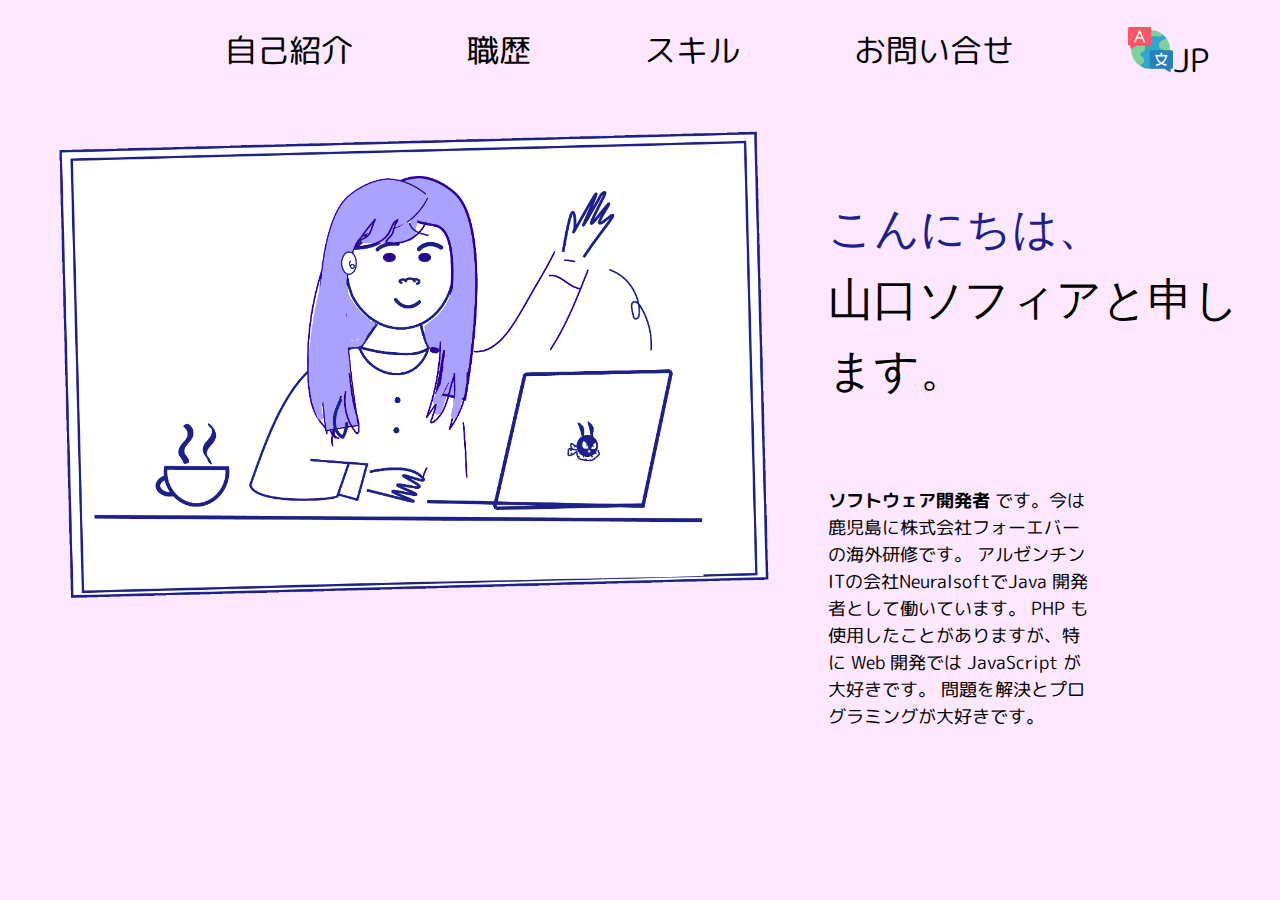
<file: index.html>
<!DOCTYPE html>
<html lang="ja">
  <head>
    <meta name="robots" content="noindex" />
    <meta charset="utf-8">  
    <title>Yamaguchi Sofia</title>
    <meta name="viewport" content="width=device-width, initial-scale=1">
    <link rel="stylesheet" href="css/style.css">
	
  </head>  
  <body>
    <header>
    <nav class="english displaynone">
        <a class="me" href="#presentation_">Me</a>
        <a  href="#experience_" class="experienceId" onclick="starTypingOnclick('')">Experience</a>
        <a href="#skills_" class="skillsnav">Skills</a>
        <a href="#contact_" class="contactid">Contact</a>
        <div id="languages">
          <a id="language-selected">
            <img alt="languages" src="imagen/translator.png">EN</a>
          <ul id="language-menu">
              <!-- <li onclick="selectLanguage('espaniol')">Español</li> -->
              <li onclick="selectLanguage('english')">English</li>
              <li onclick="selectLanguage('nihongo')">日本語</li>
          </ul>
        </div>
    </nav>
    <nav class="nihongo">
      <a class="me" href="#presentation_">自己紹介</a>
      <a  href="#experience_" class="experienceId" onclick="starTypingOnclick('')">​職歴</a>
      <a href="#skills_" class="skillsnav">スキル</a>
      <a href="#contact_" class="contactid">お問い合せ</a>
      <div id="languages">
        <a id="language-selected">
          <img alt="languages" src="imagen/translator.png">JP</a>
        <ul id="language-menu">
             <!-- onclick="selectLanguage('espaniol')">Español</li> -->
            <li onclick="selectLanguage('english')">English</li>
            <li onclick="selectLanguage('nihongo')">日本語</li>
        </ul>
      </div> 
    </nav>
  </header>
    <main>
        <div id="ilustrator">
            <img id="imagen" alt="sofi" src="imagen/sofiime.gif">
        </div>
        <div id="section">
          <div id="presentation_" class="space"></div>
            <div id="presentation" class="section english displaynone">
              <div id="title">
                <p id="hi">Hi! </p>
                <p >I'm Yamaguchi Sofia.</p>
              </div>    
              <p id="resume">I'm a <Strong>software developer </Strong>with a degree obtained in 2019. 
                I am currently in Kagoshima training with Forever Co., Ltd.
                I'm working as a Java developer at Neuralsoft.
                I've also worked with PHP and I love JavaScript, especially for web development. I'm a responsible person who enjoys solving problems and is eager to keep learning about the programming world.</p>
            </div>
            <div id="presentation" class="section nihongo">
              <div id="title">
                <p id="hi">こんにちは、 </p>
                <p >山口ソフィアと申します。</p>
              </div>    
              <p id="resume"><Strong>ソフトウェア開発者 </Strong>です。今は鹿児島に株式会社フォーエバーの海外研修です。
                アルゼンチンITの会社NeuralsoftでJava 開発者として働いています。
                PHP も使用したことがありますが、特に Web 開発では JavaScript が大好きです。 問題を解決とプログラミングが大好きです。
              </p>
            </div>
            <div id="experience_" class="space"></div>
            <div id="experience" class="section">
              <div class="frame" id="typing">
                <div id="line" class="line">
                  <p class="typing"></p>
                  <p class="typing"></p>
                  <p class="typing"></p>
                </div>
              </div>
            </div>
            <div id="skills_" class="space"></div>
            <div id="skills" class="section">
              <img alt="java" src="imagen/java1.svg">              
              <img alt="php" src="imagen/php.gif">
              <img alt="javascript" id="javascript" src="imagen/js1.svg">
            </div>
            <div id="contact_" class="space"></div>
            <div id="contact" class=" section">  
              <div class="frame">    
                <img alt="gmail" src="imagen/gmail.png">
                  <p>sofihoka@gmail.com</p>
                <a href="https://www.linkedin.com/in/sofia-hokama-9507ba171?">
                  <img alt="linkedin" id="linkedin" src="imagen/linkedin.png">
                  <p>Sofia Hokama</p>
                </a>
                <a href="SofiaHokamaCV.pdf" dowload="SofiaHokamaCV.pdf">
                  <img alt="cv" src="imagen/cv.png">
                  <p>CV dowload</p>
                </a>
              </div>
            </div>
        </div>
    </main>
    <footer>
      <nav class="english displaynone">
        <a class="me" href="#presentation_">Me</a>
        <a  href="#experience_" class="experienceId" onclick="starTypingOnclick('')">Experience</a>
        <a href="#skills_" class="skillsnav">Skills</a>
        <a href="#contact_" class="contactid">Contact</a>
        <div id="languages">
          <a id="language-selected">
            <img alt="languages" src="imagen/translator.png">EN</a>
          <ul id="language-menu">
              <!-- <li onclick="selectLanguage('espaniol')">Español</li> -->
              <li onclick="selectLanguage('english')">English</li>
              <li onclick="selectLanguage('nihongo')">日本語</li>
          </ul>
        </div>
    </nav>
    <nav class="nihongo">
      <a class="me" href="#presentation_">自己紹介</a>
      <a  href="#experience_" class="experienceId" onclick="starTypingOnclick('')">​職歴</a>
      <a href="#skills_" class="skillsnav">スキル</a>
      <a href="#contact_" class="contactid">お問い合せ</a>
      <div id="languages">
        <a id="language-selected">
          <img alt="languages" src="imagen/translator.png">JP</a>
        <ul id="language-menu">
             <!-- onclick="selectLanguage('espaniol')">Español</li> -->
            <li onclick="selectLanguage('english')">English</li>
            <li onclick="selectLanguage('nihongo')">日本語</li>
        </ul>
      </div> 
    </nav>
    </footer>

    <script> 
    var languageid='nihongo'
    const navMeElements = document.getElementsByClassName('me'); 
    const imgElement = document.getElementById('imagen');  
    for (let i = 0; i < navMeElements.length; i++) {
        navMeElements[i].addEventListener('mouseover', () => { 
            imgElement.src = 'imagen/sofiime.gif'; 
        });
        navMeElements[i].addEventListener('mouseout', () => { 
            imgElement.src = 'imagen/sofichan_1.svg'; 
        });

    }

    var text;
    const english_texts = ["</> 2022 ~ Java developer - Neuralsoft.", "</> 2020 ~ 2021 Web desing (PHP) - Rosario Sistema.", "</> 2019 computer teacher - Fundacion Sadosky."];
    const nihongo_texts = ["</> 2022 ~ Java 開発者 - Neuralsoft.", "</> 2020 ~ 2021 Web 開発者 (PHP) - Rosario Sistema.", "</> 2019 パソコンの先生 - Fundacion Sadosky."];
  var paragraphs = document.querySelectorAll(".typing");
    let currentParagraph = 0;

    function typeEffect(text, element, callback) {
      let index = 0;

      function type() {
        if (index < text.length) {
          element.textContent += text.charAt(index);
          index++;
          setTimeout(type, 38); // Adjust speed here
        } else {
          if (callback) callback();
        }
      }

      type();
    }

    function startTyping(languageid) {
      
      if(languageid=='nihongo'){
        texts=nihongo_texts;
      }else{
        texts=english_texts;
      }
      if (currentParagraph < texts.length) {
        typeEffect(texts[currentParagraph], paragraphs[currentParagraph], () => {
          currentParagraph++;
          startTyping(languageid);
        });
      }
    }

    const typing = document.getElementById('typing');
        const observer = new IntersectionObserver((entries) => {
            entries.forEach(entry => {
                if (entry.isIntersecting) {
                  console.log(entry.target.id)
                  if(entry.target.id=='typing'){
                    imgElement.src = 'imagen/soficlick2.gif'; 
                  }else if(entry.target.id=='skills'){
                    imgElement.src = 'imagen/sofitype.gif'; 
                  }else if(entry.target.id=='contact'){
                    imgElement.src = 'imagen/sofichanframe.svg'; 
                  }
                    startTyping(languageid);
                    //observer.unobserve(typing); // Dejar de observar después de que empiece a escribir
                }
            });
        });
        const skills = document.getElementById('skills');
        const contact = document.getElementById('contact');
        observer.observe(skills);
        observer.observe(typing);
        observer.observe(contact);

      function starTypingOnclick(currentLanguage){ 
        if(currentLanguage==''){
          currentLanguage=languageid;
        }
        paragraphs.forEach(node => {
          node.textContent = ''; 
        });
        currentParagraph=0
        startTyping(currentLanguage)
      }   
      navExp = document.getElementsByClassName('experienceId'); 

      for (let i = 0; i < navExp.length; i++) {
        navExp[i].addEventListener('mouseover', () => { 
            imgElement.src = 'imagen/soficlick2.gif'; 
        });
        navExp[i].addEventListener('mouseout', () => { 
            imgElement.src = 'imagen/soficlick3.svg'; 
        });
      }

      skillsnav = document.getElementsByClassName('skillsnav'); 
      for (let i = 0; i < skillsnav.length; i++) {
        skillsnav[i].addEventListener('mouseover', () => { 
            imgElement.src = 'imagen/sofitype.gif'; 
        });
        skillsnav[i].addEventListener('mouseout', () => { 
            imgElement.src = 'imagen/sofitype6.svg'; 
        });
      }

      function selectLanguage(selectLanguageid){
        languageid = selectLanguageid;
        starTypingOnclick(selectLanguageid);
        
        //espaniol, english, nihongo
        if(selectLanguageid=="english"){
          const englishClass = document.getElementsByClassName('english'); 
          for (let i = 0; i < englishClass.length; i++) {
           englishClass[i].classList.remove('displaynone');
          }
          const nihongoClass = document.getElementsByClassName('nihongo'); 
          for (let i = 0; i < englishClass.length; i++) {
            nihongoClass[i].classList.add('displaynone');

          }
        }

        if(selectLanguageid=="nihongo"){
          const englishClass = document.getElementsByClassName('english'); 
          for (let i = 0; i < englishClass.length; i++) {
           englishClass[i].classList.add('displaynone');
          }
          const nihongoClass = document.getElementsByClassName('nihongo'); 
          for (let i = 0; i < englishClass.length; i++) {
            nihongoClass[i].classList.remove('displaynone');

          }
          
        }
      }


    </script>
  </body>
  </html>
</file>
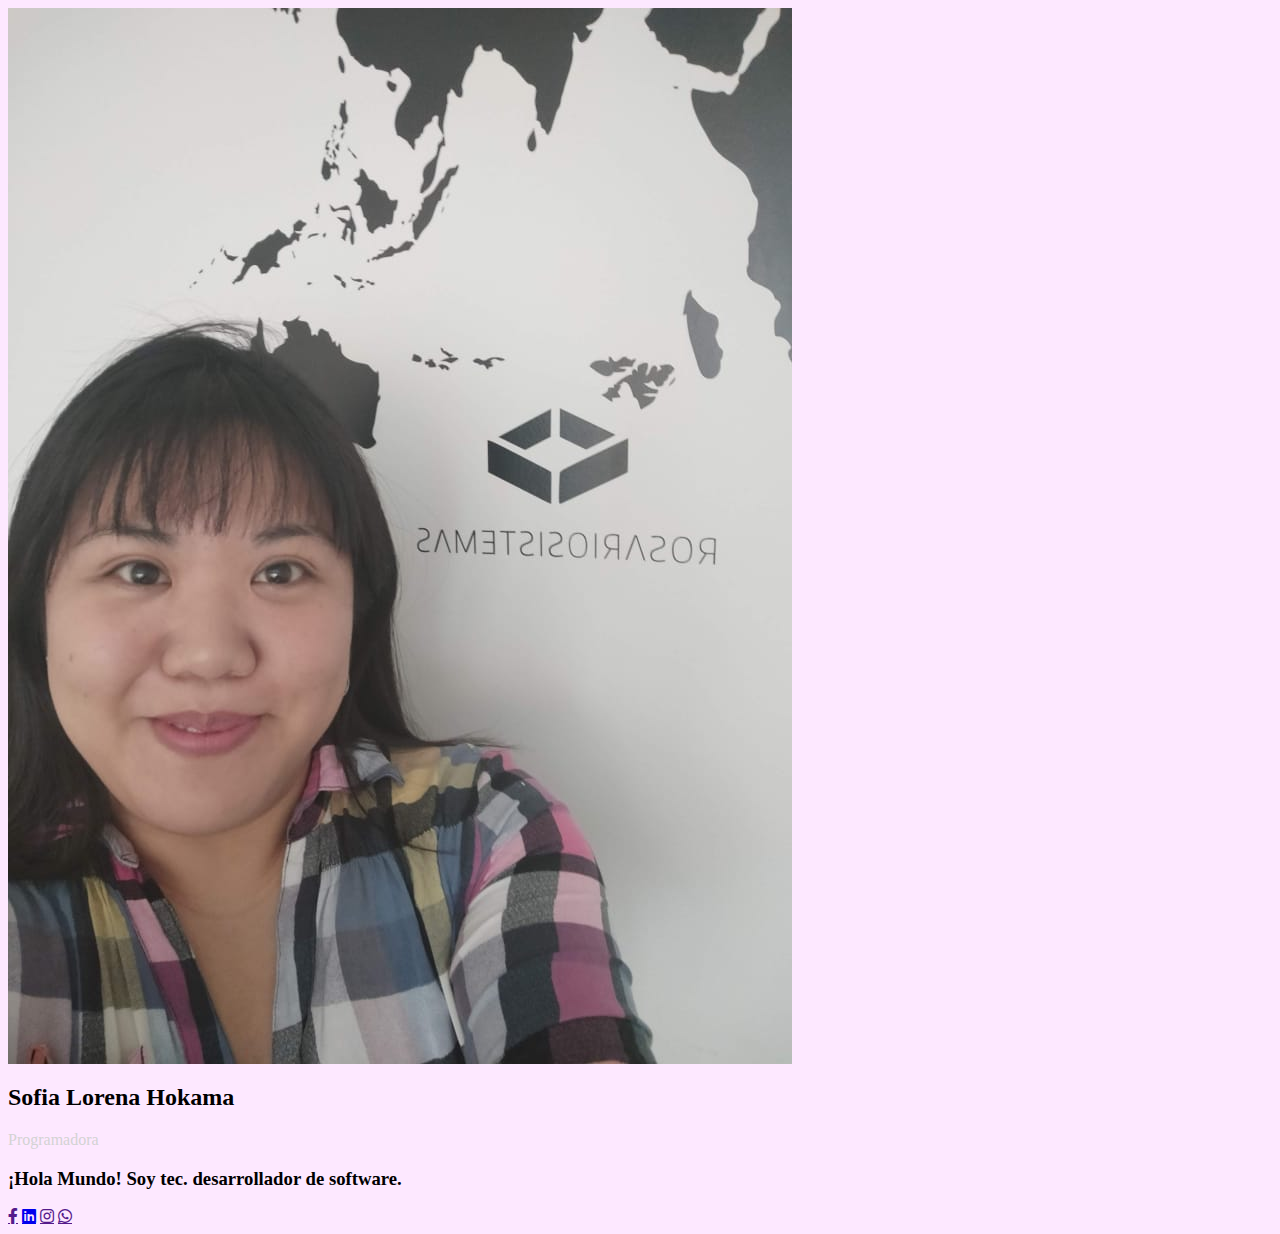
<file: card.html>
<!DOCTYPE>
<html lang="es">
    <head>
        	<meta charset="UTF-8">
	   <link rel="stylesheet" href="style.css" />
        <link rel="stylesheet" href="https://use.fontawesome.com/releases/v5.2.0/css/all.css" >
        <title>Tarjeta de presentaciรณn</title>
         <meta name="viewport" content="width=device-width,user-scalable=no, initial-scale=1.0, maximum-scale=1.0, minimun-scale=1.0">
    </head>
    <body>
        <div class="presentacion">
            <div class="img">
                 <img src="img/foto2.jpeg">
                <div class="nombre">
                    <h2>Sofia Lorena Hokama</h2>
                    <p style="color:lightgray">Programadora</p>
                </div>    
            </div>
            <div class="producto-info">
					<div class="texto">
					   <h3>¡Hola Mundo! Soy tec. desarrollador de software.
						</h3>
					<div class="sociales">
						<a href=""  class="fab fa-facebook-f"></a>
						<a href="https://www.linkedin.com/in/sofia-hokama-9507ba171/" class="fab fa-linkedin"></a>
						<a href=""  class="fab fa-instagram"></a>
						<a href=""  class="fab fa-whatsapp"></a>
					</div>
               </div>
            
            </div>    
        </div>
    </body>
</html>
</file>
<file: css/style.css>
@import url("https://fonts.googleapis.com/css2?family=Poiret+One&display=swap");
@import url("https://fonts.googleapis.com/css2?family=DM+Sans:ital,opsz,wght@0,9..40,100..1000;1,9..40,100..1000&display=swap");
@import url("https://fonts.googleapis.com/css2?family=Sofia&display=swap");
@import url("https://fonts.googleapis.com/css2?family=Reddit+Mono:wght@200..900&display=swap");
@import url("https://fonts.googleapis.com/css2?family=M+PLUS+Rounded+1c&display=swap");
html {
  scroll-behavior: smooth;
}

footer {
  display: none;
}

body {
  min-height: 100%;
  flex-direction: column;
  background-color: #FDE8FF;
}

.displaynone {
  display: none;
}

.english {
  font-family: "Poiret One", serif;
}

.nihongo {
  font-family: "M PLUS Rounded 1c", serif;
  font-weight: 400;
  font-style: normal;
  height: 8vh;
}

nav {
  margin-top: 3vh;
  display: flex;
  justify-content: flex-end;
  margin-bottom: -2vh;
}
nav a {
  margin-right: 9%;
  font-size: 3.5vh;
  color: inherit;
  text-decoration: none;
  position: relative;
}
nav a:after {
  content: "";
  position: absolute;
  left: 0;
  bottom: 33%;
  width: 0;
  height: 2px;
  color: #1D2088;
  background-color: #1D2088;
  transition: width 0.5s ease;
}
nav a:hover {
  color: #1D2088;
}
nav a:hover:after {
  width: 100%;
}
nav a img {
  width: 5vh;
}
nav #languages {
  position: relative;
  display: inline-block;
  margin-right: 5%;
}
nav #languages #language-menu {
  width: 15vh;
  border-radius: 6px;
  display: none;
  position: absolute;
  left: -2vh;
  list-style-type: none;
  padding: 0;
  margin: 0;
  background-color: #ffffff;
}
nav #languages #language-menu li {
  padding: 10px;
  font-family: "Poiret One", serif;
  cursor: pointer;
  font-size: 3.5vh;
  color: inherit;
}
nav #languages #language-menu li:hover {
  background-color: #a4bbe4;
}
nav #languages:hover #language-menu, nav #languages:focus-within #language-menu {
  display: block;
}

.space {
  height: 12%;
}

main {
  display: flex;
}

#ilustrator {
  flex: 0 0 50vh;
}
#ilustrator img {
  width: 80vh;
  margin: 50px;
}
#ilustrator p {
  font-family: "DM Sans", serif;
}

#section {
  overflow-y: auto;
  height: 83vh;
}

#presentation {
  height: 90vh;
}

.section {
  height: 100vh;
}

#javascript:hover {
  content: url("/imagen/js2.svg");
  width: 20vh;
  margin: 50px;
}

#resume {
  padding-right: 20vh;
  font-size: 2vh;
  margin-top: 9vh;
}

#title {
  margin-top: 5%;
  display: flex;
  flex-wrap: wrap;
  font-family: "Sofia", serif;
  font-size: 5vh;
}
#title p {
  margin: 0em;
}

#hi {
  color: #1D2088;
  animation: grow 2s 1 alternate;
}

#me:focus + #hi {
  animation: grow 2s 1 alternate;
}

#hi:active {
  animation: grow 2s 1 alternate;
}

@keyframes grow {
  0% {
    transform: rotate(0deg);
  }
  100% {
    transform: rotate(360deg);
  }
}
#skills img {
  width: 20vh;
}

.frame {
  background-color: white;
  padding: 30px;
  border-radius: 26px;
  font-size: 2vh;
  margin-rigth: 10px;
}

.line {
  border-left: 2px solid #1D2088;
}

#experience p {
  font-family: "Reddit Mono", serif;
  font-size: 3vh;
  color: #1D2088;
  padding-bottom: 2%;
  padding-left: 1%;
  padding-top: 2%;
}

#contact img {
  width: 36px;
}

#contact .frame a img {
  display: block;
}

#footer {
  display: flex;
  justify-content: flex-end;
}
#footer a img {
  width: 43px;
}

@media (max-width: 480px) {
  footer {
    display: block;
    background-color: white;
    width: inherit;
  }
  #section {
    height: 63vh;
  }
  header {
    display: none;
  }
  body {
    margin: 0;
  }
  main {
    display: table-cell;
  }
  nav {
    margin-top: 0vh;
  }
  nav a {
    margin-right: 2vh;
    margin-top: 4%;
    font-size: 14px;
  }
  nav #languages #language-menu {
    bottom: 100%;
    left: -7vh;
  }
  #ilustrator img {
    max-width: 38vh;
    margin: 3%;
    padding-left: 7vh;
  }
  .space {
    height: 0;
  }
  #title {
    margin-left: 7%;
    font-size: 4vh;
  }
  #title p {
    margin: 0em;
  }
  #hi {
    font-size: 73%;
  }
  #resume {
    padding-right: 5vh;
    margin-top: 4vh;
    font-size: 2.5vh;
    padding-left: 2vh;
  }
  #presentation {
    height: 60vh;
  }
  #experience p {
    font-size: 19px;
  }
  .frame {
    margin: 1vh;
  }
}/*# sourceMappingURL=style.css.map */
</file>
<file: style.css>
@import url("https://fonts.googleapis.com/css2?family=Poiret+One&display=swap");
@import url("https://fonts.googleapis.com/css2?family=DM+Sans:ital,opsz,wght@0,9..40,100..1000;1,9..40,100..1000&display=swap");
@import url("https://fonts.googleapis.com/css2?family=Sofia&display=swap");
@import url("https://fonts.googleapis.com/css2?family=Reddit+Mono:wght@200..900&display=swap");
html {
  scroll-behavior: smooth;
}

body {
  min-height: 100%;
  flex-direction: column;
  background-color: #FDE8FF;
}

nav {
  margin-top: 3vh;
  display: flex;
  justify-content: flex-end;
  margin-bottom: 8vh;
}
nav a {
  margin-right: 9%;
  font-family: "Poiret One", serif;
  font-size: xx-large;
  color: inherit;
  text-decoration: none;
  position: relative;
}
nav a:after {
  content: "";
  position: absolute;
  left: 0;
  bottom: -2px;
  width: 0;
  height: 2px;
  color: #1D2088;
  background-color: #1D2088;
  transition: width 0.5s ease;
}
nav a:hover {
  color: #1D2088;
}
nav a:hover:after {
  width: 100%;
}

main {
  display: flex;
}

#ilustrator {
  flex: 0 0 50vh;
}
#ilustrator img {
  width: 80vh;
  margin: 50px;
}
#ilustrator p {
  font-family: "DM Sans", serif;
}

#section {
  overflow-y: auto;
  height: 84vh;
}

#presentation {
  height: 90vh;
}

.section {
  height: 100vh;
}

#javascript:hover {
  content: url("/imagen/js2.svg");
  width: 20vh;
  margin: 50px;
}

#resume {
  padding-right: 20vh;
  font-size: x-large;
}

#title {
  display: flex;
  font-family: "Sofia", serif;
  font-size: 50px;
}

#hi {
  color: #1D2088;
  animation: grow 2s 1 alternate;
}

#me:focus + #hi {
  animation: grow 2s 1 alternate;
}

@keyframes grow {
  0% {
    transform: rotate(0deg);
  }
  100% {
    transform: rotate(360deg);
  }
}
#skills img {
  width: 20vh;
  margin: 50px;
}

#frame {
  background-color: white;
  padding: 30px;
  border-radius: 26px;
  margin-rigth: 10px;
}

.line {
  border-left: 2px solid #1D2088;
}

#experience p {
  font-family: "Reddit Mono", serif;
  font-size: 30px;
  color: #1D2088;
  padding-bottom: 2%;
  padding-left: 1%;
  padding-top: 2%;
}

#footer {
  display: flex;
  justify-content: flex-end;
}
#footer a img {
  width: 43px;
}/*# sourceMappingURL=style.css.map */
</file>
